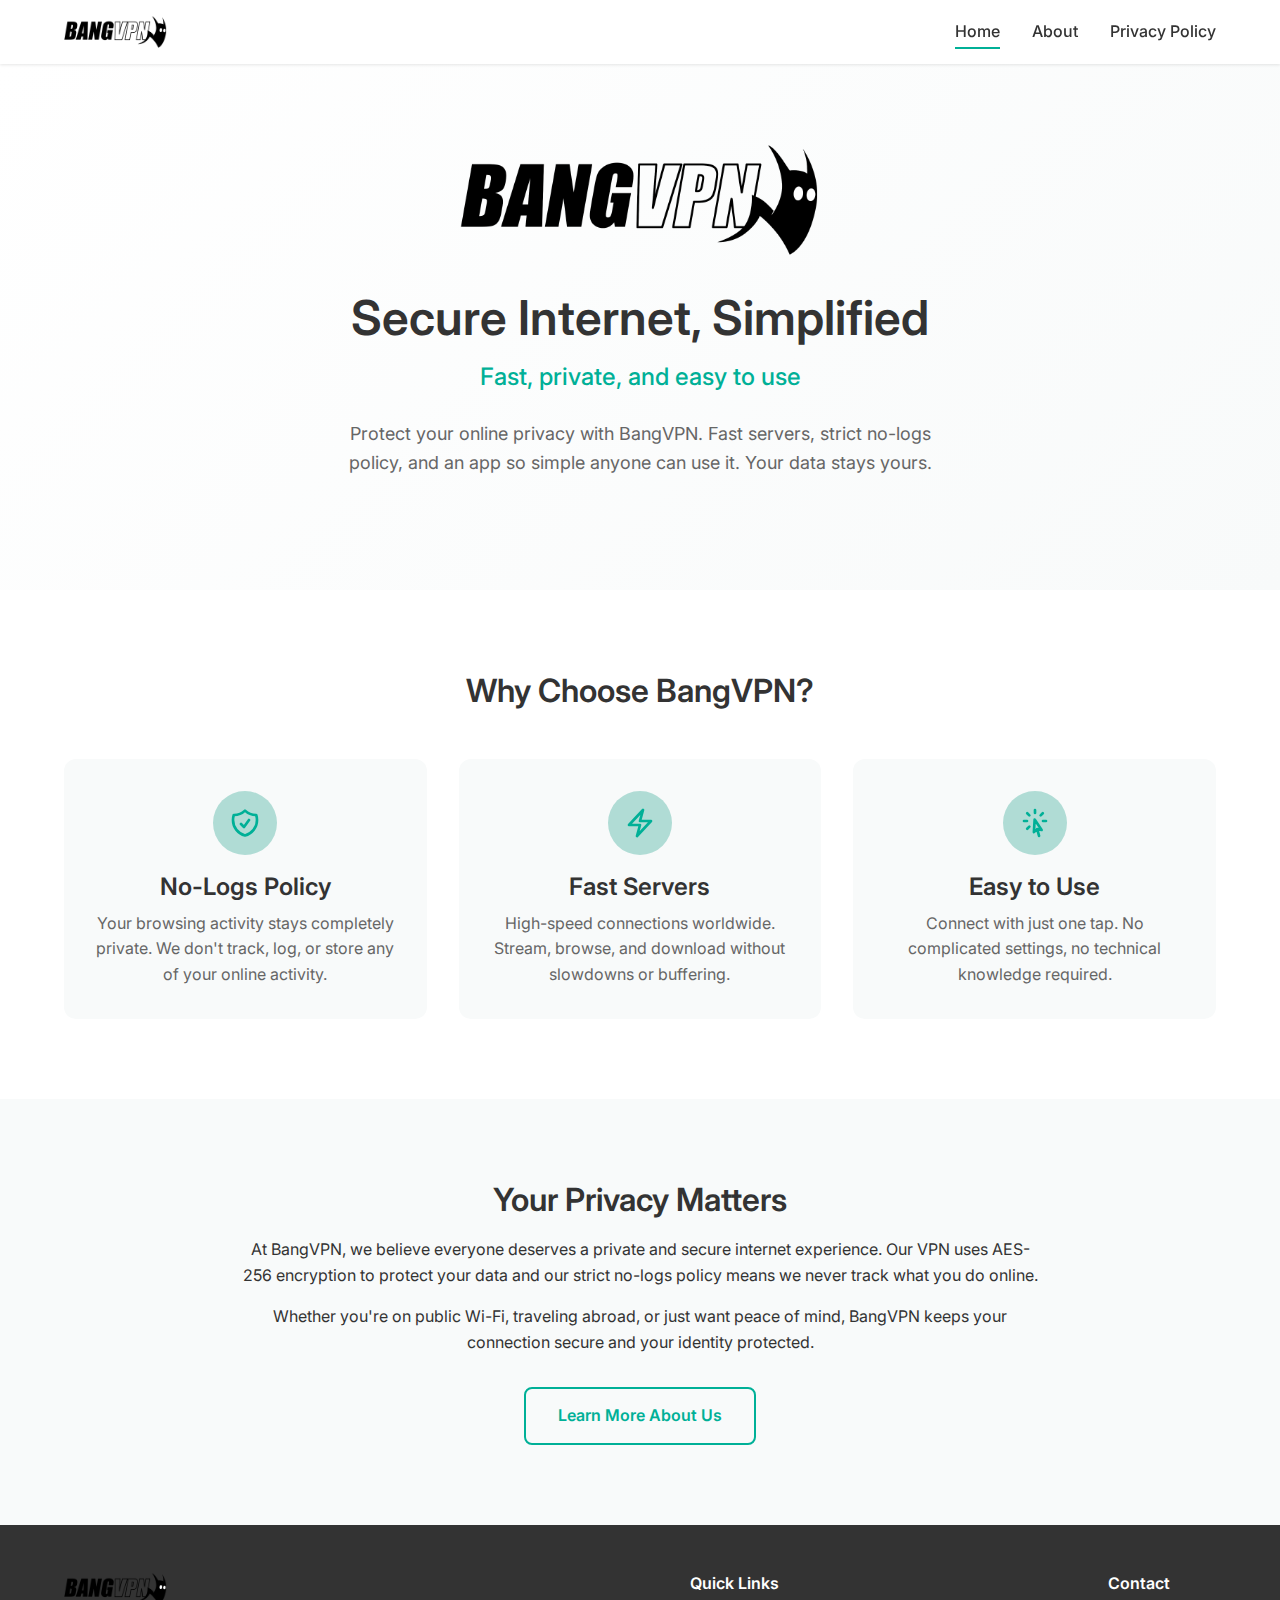
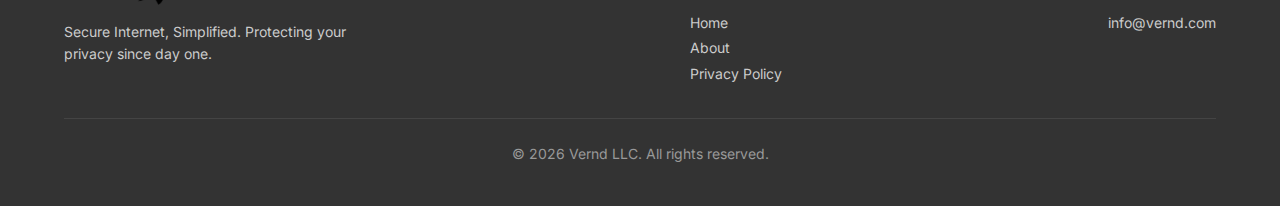
<file: index.html>
<!DOCTYPE html>
<html lang="en">
<head>
    <meta charset="UTF-8">
    <meta name="viewport" content="width=device-width, initial-scale=1.0">
    <meta name="description" content="BangVPN - Secure Internet, Simplified. Fast, private, and easy-to-use VPN with a strict no-logs policy.">
    <title>BangVPN - Secure Internet, Simplified</title>
    <link rel="preconnect" href="https://fonts.googleapis.com">
    <link rel="preconnect" href="https://fonts.gstatic.com" crossorigin>
    <link href="https://fonts.googleapis.com/css2?family=Inter:wght@400;500;600;700&display=swap" rel="stylesheet">
    <link rel="stylesheet" href="css/styles.css">
    <link rel="apple-touch-icon" sizes="180x180" href="/apple-touch-icon.png">
    <link rel="icon" type="image/png" sizes="32x32" href="/favicon-32x32.png">
    <link rel="icon" type="image/png" sizes="16x16" href="/favicon-16x16.png">
    <link rel="manifest" href="/site.webmanifest">
</head>
<body>
    <header>
        <div class="container">
            <nav>
                <a href="index.html" class="logo">
                    <img src="images/logo.png" alt="BangVPN Logo">
                </a>
                <button class="nav-toggle" aria-label="Toggle navigation">
                    <span></span>
                    <span></span>
                    <span></span>
                </button>
                <ul class="nav-links">
                    <li><a href="index.html" class="active">Home</a></li>
                    <li><a href="about.html">About</a></li>
                    <li><a href="privacy.html">Privacy Policy</a></li>
                </ul>
            </nav>
        </div>
    </header>

    <main>
        <section class="hero">
            <div class="container">
                <img src="images/logo.png" alt="BangVPN" class="hero-logo">
                <h1>Secure Internet, Simplified</h1>
                <p class="tagline">Fast, private, and easy to use</p>
                <p class="description">
                    Protect your online privacy with BangVPN. Fast servers, strict no-logs policy,
                    and an app so simple anyone can use it. Your data stays yours.
                </p>
            </div>
        </section>

        <section class="features">
            <div class="container">
                <h2>Why Choose BangVPN?</h2>
                <div class="features-grid">
                    <div class="feature-card">
                        <div class="feature-icon">
                            <svg xmlns="http://www.w3.org/2000/svg" fill="none" viewBox="0 0 24 24" stroke-width="2" stroke="currentColor">
                                <path stroke-linecap="round" stroke-linejoin="round" d="M9 12.75L11.25 15 15 9.75m-3-7.036A11.959 11.959 0 013.598 6 11.99 11.99 0 003 9.749c0 5.592 3.824 10.29 9 11.623 5.176-1.332 9-6.03 9-11.622 0-1.31-.21-2.571-.598-3.751h-.152c-3.196 0-6.1-1.248-8.25-3.285z" />
                            </svg>
                        </div>
                        <h3>No-Logs Policy</h3>
                        <p>Your browsing activity stays completely private. We don't track, log, or store any of your online activity.</p>
                    </div>
                    <div class="feature-card">
                        <div class="feature-icon">
                            <svg xmlns="http://www.w3.org/2000/svg" fill="none" viewBox="0 0 24 24" stroke-width="2" stroke="currentColor">
                                <path stroke-linecap="round" stroke-linejoin="round" d="M3.75 13.5l10.5-11.25L12 10.5h8.25L9.75 21.75 12 13.5H3.75z" />
                            </svg>
                        </div>
                        <h3>Fast Servers</h3>
                        <p>High-speed connections worldwide. Stream, browse, and download without slowdowns or buffering.</p>
                    </div>
                    <div class="feature-card">
                        <div class="feature-icon">
                            <svg xmlns="http://www.w3.org/2000/svg" fill="none" viewBox="0 0 24 24" stroke-width="2" stroke="currentColor">
                                <path stroke-linecap="round" stroke-linejoin="round" d="M15.042 21.672L13.684 16.6m0 0l-2.51 2.225.569-9.47 5.227 7.917-3.286-.672zM12 2.25V4.5m5.834.166l-1.591 1.591M20.25 10.5H18M7.757 14.743l-1.59 1.59M6 10.5H3.75m4.007-4.243l-1.59-1.59" />
                            </svg>
                        </div>
                        <h3>Easy to Use</h3>
                        <p>Connect with just one tap. No complicated settings, no technical knowledge required.</p>
                    </div>
                </div>
            </div>
        </section>

        <section class="about-section">
            <div class="container">
                <div class="about-content" style="text-align: center;">
                    <h2>Your Privacy Matters</h2>
                    <p>
                        At BangVPN, we believe everyone deserves a private and secure internet experience.
                        Our VPN uses AES-256 encryption to protect your data and our strict no-logs policy
                        means we never track what you do online.
                    </p>
                    <p>
                        Whether you're on public Wi-Fi, traveling abroad, or just want peace of mind,
                        BangVPN keeps your connection secure and your identity protected.
                    </p>
                    <a href="about.html" class="btn btn-outline" style="margin-top: 1rem;">Learn More About Us</a>
                </div>
            </div>
        </section>
    </main>

    <footer>
        <div class="container">
            <div class="footer-content">
                <div class="footer-brand">
                    <div class="logo">
                        <img src="images/logo.png" alt="BangVPN Logo">
                    </div>
                    <p>Secure Internet, Simplified. Protecting your privacy since day one.</p>
                </div>
                <div class="footer-links">
                    <h4>Quick Links</h4>
                    <ul>
                        <li><a href="index.html">Home</a></li>
                        <li><a href="about.html">About</a></li>
                        <li><a href="privacy.html">Privacy Policy</a></li>
                    </ul>
                </div>
                <div class="footer-links">
                    <h4>Contact</h4>
                    <ul>
                        <li><a href="mailto:info@vernd.com">info@vernd.com</a></li>
                    </ul>
                </div>
            </div>
            <div class="footer-bottom">
                <p>&copy; 2026 Vernd LLC. All rights reserved.</p>
            </div>
        </div>
    </footer>

    <script>
        // Mobile navigation toggle
        document.querySelector('.nav-toggle').addEventListener('click', function() {
            document.querySelector('.nav-links').classList.toggle('active');
        });
    </script>
</body>
</html>
</file>
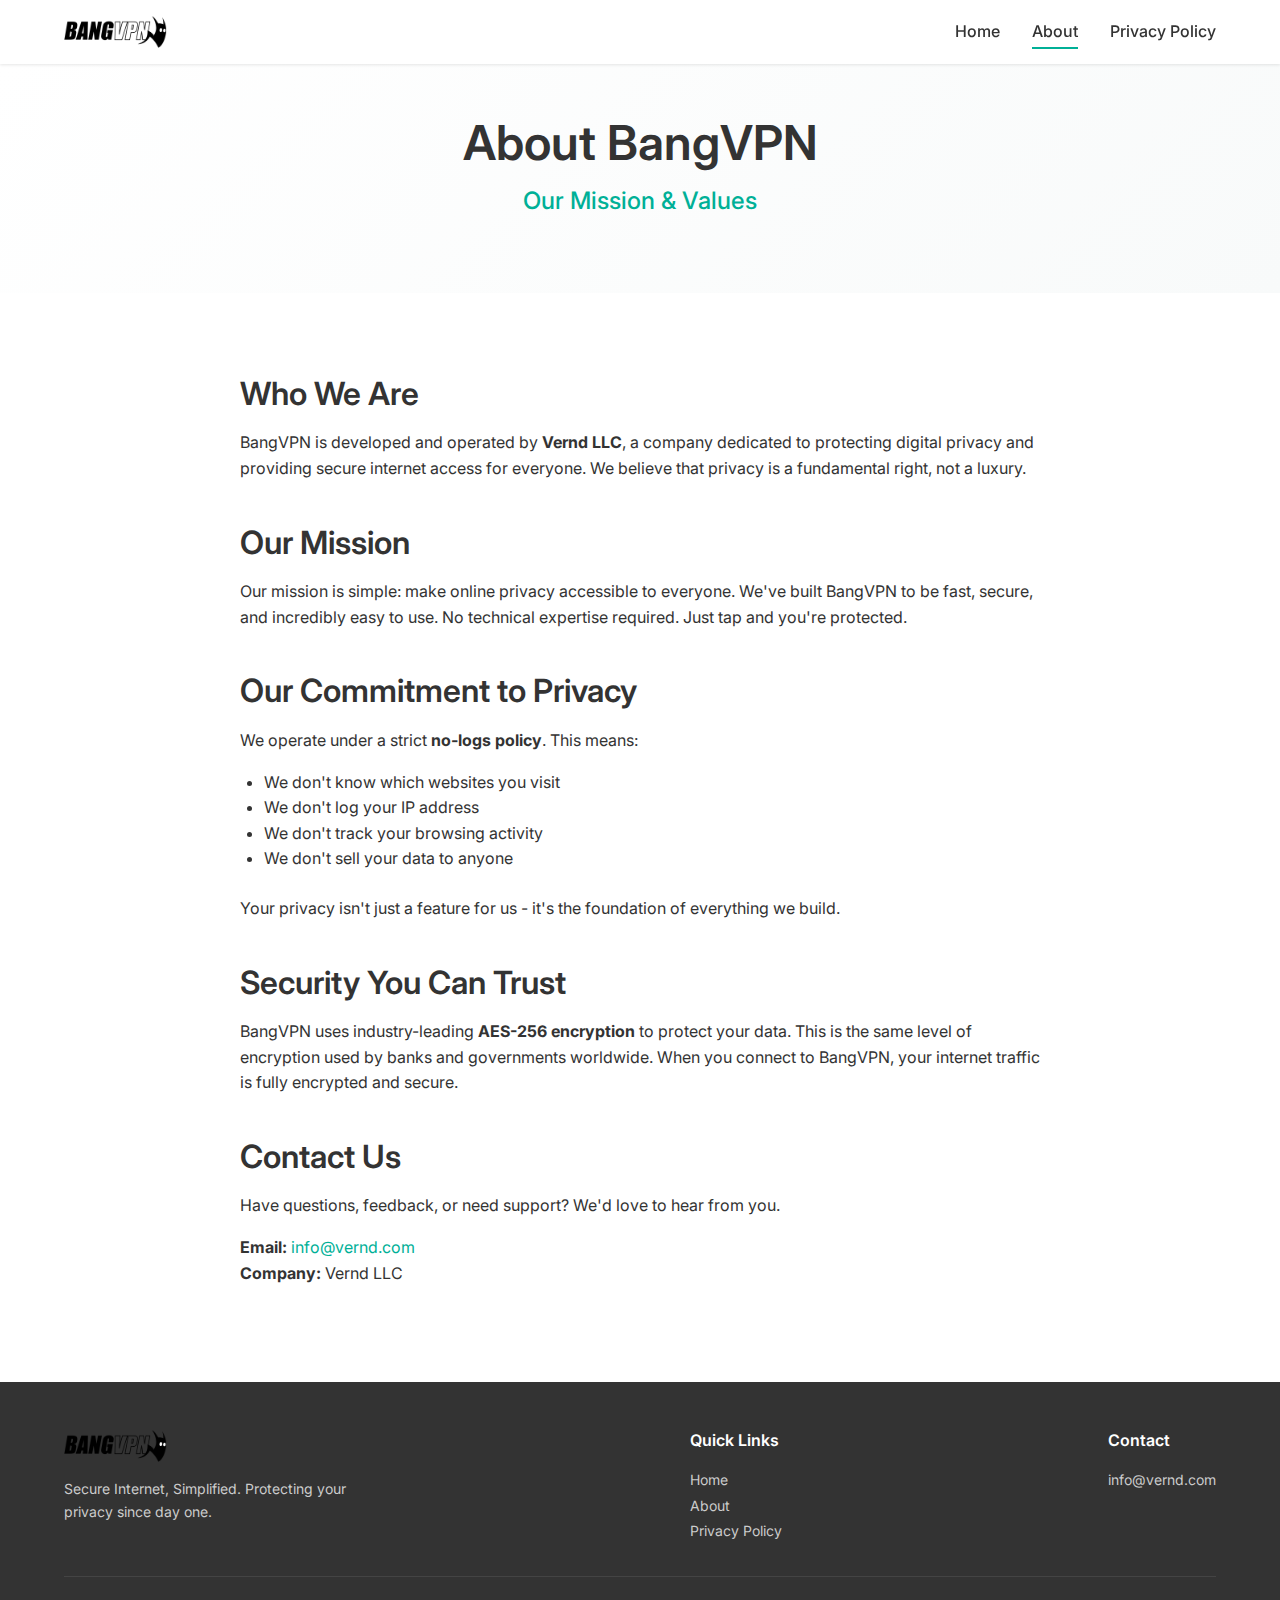
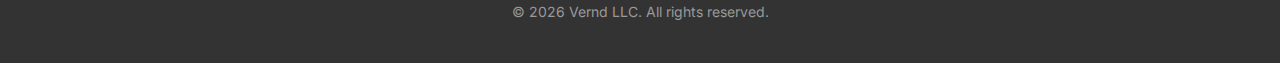
<file: about.html>
<!DOCTYPE html>
<html lang="en">
<head>
    <meta charset="UTF-8">
    <meta name="viewport" content="width=device-width, initial-scale=1.0">
    <meta name="description" content="Learn about BangVPN and Vernd LLC. Our mission is to provide secure, private, and easy-to-use VPN services.">
    <title>About - BangVPN</title>
    <link rel="preconnect" href="https://fonts.googleapis.com">
    <link rel="preconnect" href="https://fonts.gstatic.com" crossorigin>
    <link href="https://fonts.googleapis.com/css2?family=Inter:wght@400;500;600;700&display=swap" rel="stylesheet">
    <link rel="stylesheet" href="css/styles.css">
    <link rel="apple-touch-icon" sizes="180x180" href="/apple-touch-icon.png">
    <link rel="icon" type="image/png" sizes="32x32" href="/favicon-32x32.png">
    <link rel="icon" type="image/png" sizes="16x16" href="/favicon-16x16.png">
    <link rel="manifest" href="/site.webmanifest">
</head>
<body>
    <header>
        <div class="container">
            <nav>
                <a href="index.html" class="logo">
                    <img src="images/logo.png" alt="BangVPN Logo">
                </a>
                <button class="nav-toggle" aria-label="Toggle navigation">
                    <span></span>
                    <span></span>
                    <span></span>
                </button>
                <ul class="nav-links">
                    <li><a href="index.html">Home</a></li>
                    <li><a href="about.html" class="active">About</a></li>
                    <li><a href="privacy.html">Privacy Policy</a></li>
                </ul>
            </nav>
        </div>
    </header>

    <main>
        <section class="hero" style="padding: 3rem 0;">
            <div class="container">
                <h1>About BangVPN</h1>
                <p class="tagline">Our Mission & Values</p>
            </div>
        </section>

        <section class="about-section" style="background: #fff;">
            <div class="container">
                <div class="about-content">
                    <h2>Who We Are</h2>
                    <p>
                        BangVPN is developed and operated by <strong>Vernd LLC</strong>, a company dedicated to
                        protecting digital privacy and providing secure internet access for everyone. We believe
                        that privacy is a fundamental right, not a luxury.
                    </p>

                    <h2 style="margin-top: 2.5rem;">Our Mission</h2>
                    <p>
                        Our mission is simple: make online privacy accessible to everyone. We've built BangVPN
                        to be fast, secure, and incredibly easy to use. No technical expertise required.
                        Just tap and you're protected.
                    </p>

                    <h2 style="margin-top: 2.5rem;">Our Commitment to Privacy</h2>
                    <p>
                        We operate under a strict <strong>no-logs policy</strong>. This means:
                    </p>
                    <ul style="margin-left: 1.5rem; margin-bottom: 1.5rem;">
                        <li>We don't know which websites you visit</li>
                        <li>We don't log your IP address</li>
                        <li>We don't track your browsing activity</li>
                        <li>We don't sell your data to anyone</li>
                    </ul>
                    <p>
                        Your privacy isn't just a feature for us - it's the foundation of everything we build.
                    </p>

                    <h2 style="margin-top: 2.5rem;">Security You Can Trust</h2>
                    <p>
                        BangVPN uses industry-leading <strong>AES-256 encryption</strong> to protect your data.
                        This is the same level of encryption used by banks and governments worldwide.
                        When you connect to BangVPN, your internet traffic is fully encrypted and secure.
                    </p>

                    <h2 style="margin-top: 2.5rem;">Contact Us</h2>
                    <p>
                        Have questions, feedback, or need support? We'd love to hear from you.
                    </p>
                    <p>
                        <strong>Email:</strong> <a href="mailto:info@vernd.com">info@vernd.com</a><br>
                        <strong>Company:</strong> Vernd LLC
                    </p>
                </div>
            </div>
        </section>
    </main>

    <footer>
        <div class="container">
            <div class="footer-content">
                <div class="footer-brand">
                    <div class="logo">
                        <img src="images/logo.png" alt="BangVPN Logo">
                    </div>
                    <p>Secure Internet, Simplified. Protecting your privacy since day one.</p>
                </div>
                <div class="footer-links">
                    <h4>Quick Links</h4>
                    <ul>
                        <li><a href="index.html">Home</a></li>
                        <li><a href="about.html">About</a></li>
                        <li><a href="privacy.html">Privacy Policy</a></li>
                    </ul>
                </div>
                <div class="footer-links">
                    <h4>Contact</h4>
                    <ul>
                        <li><a href="mailto:info@vernd.com">info@vernd.com</a></li>
                    </ul>
                </div>
            </div>
            <div class="footer-bottom">
                <p>&copy; 2026 Vernd LLC. All rights reserved.</p>
            </div>
        </div>
    </footer>

    <script>
        // Mobile navigation toggle
        document.querySelector('.nav-toggle').addEventListener('click', function() {
            document.querySelector('.nav-links').classList.toggle('active');
        });
    </script>
</body>
</html>
</file>
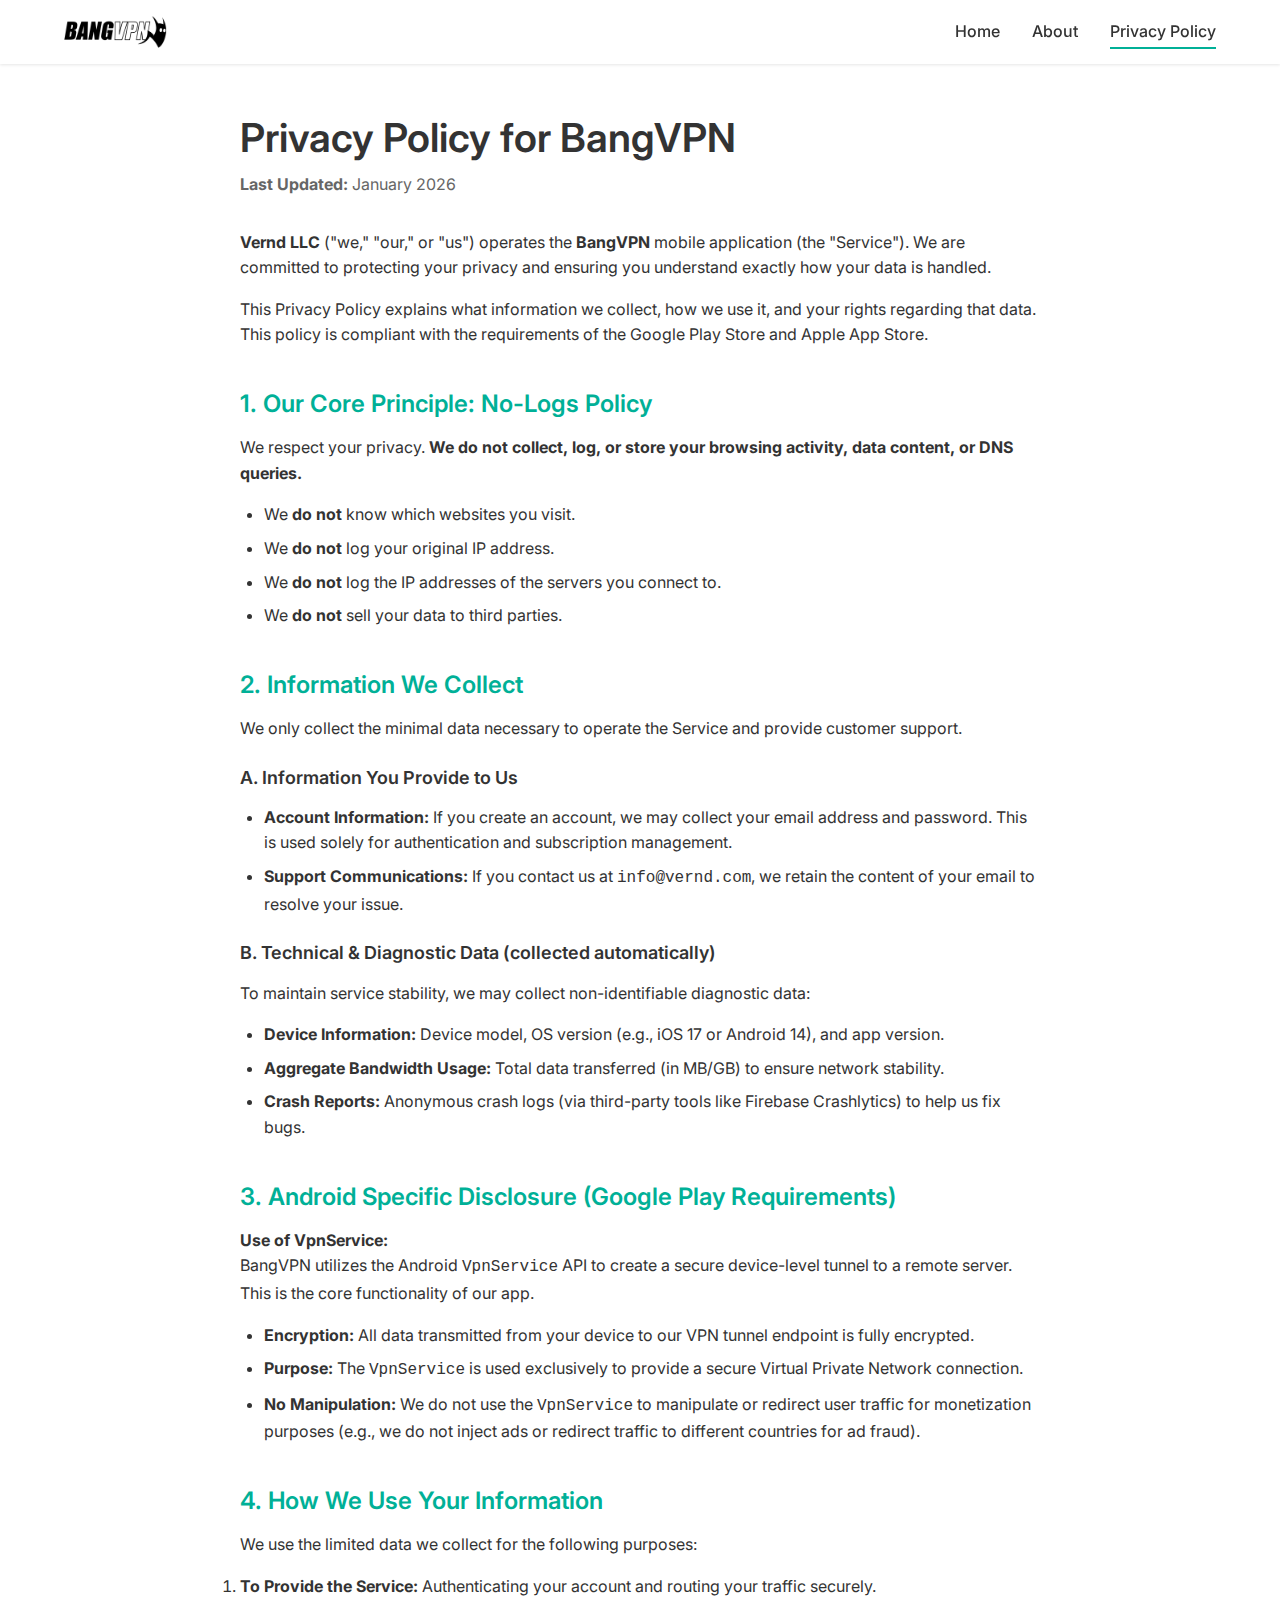
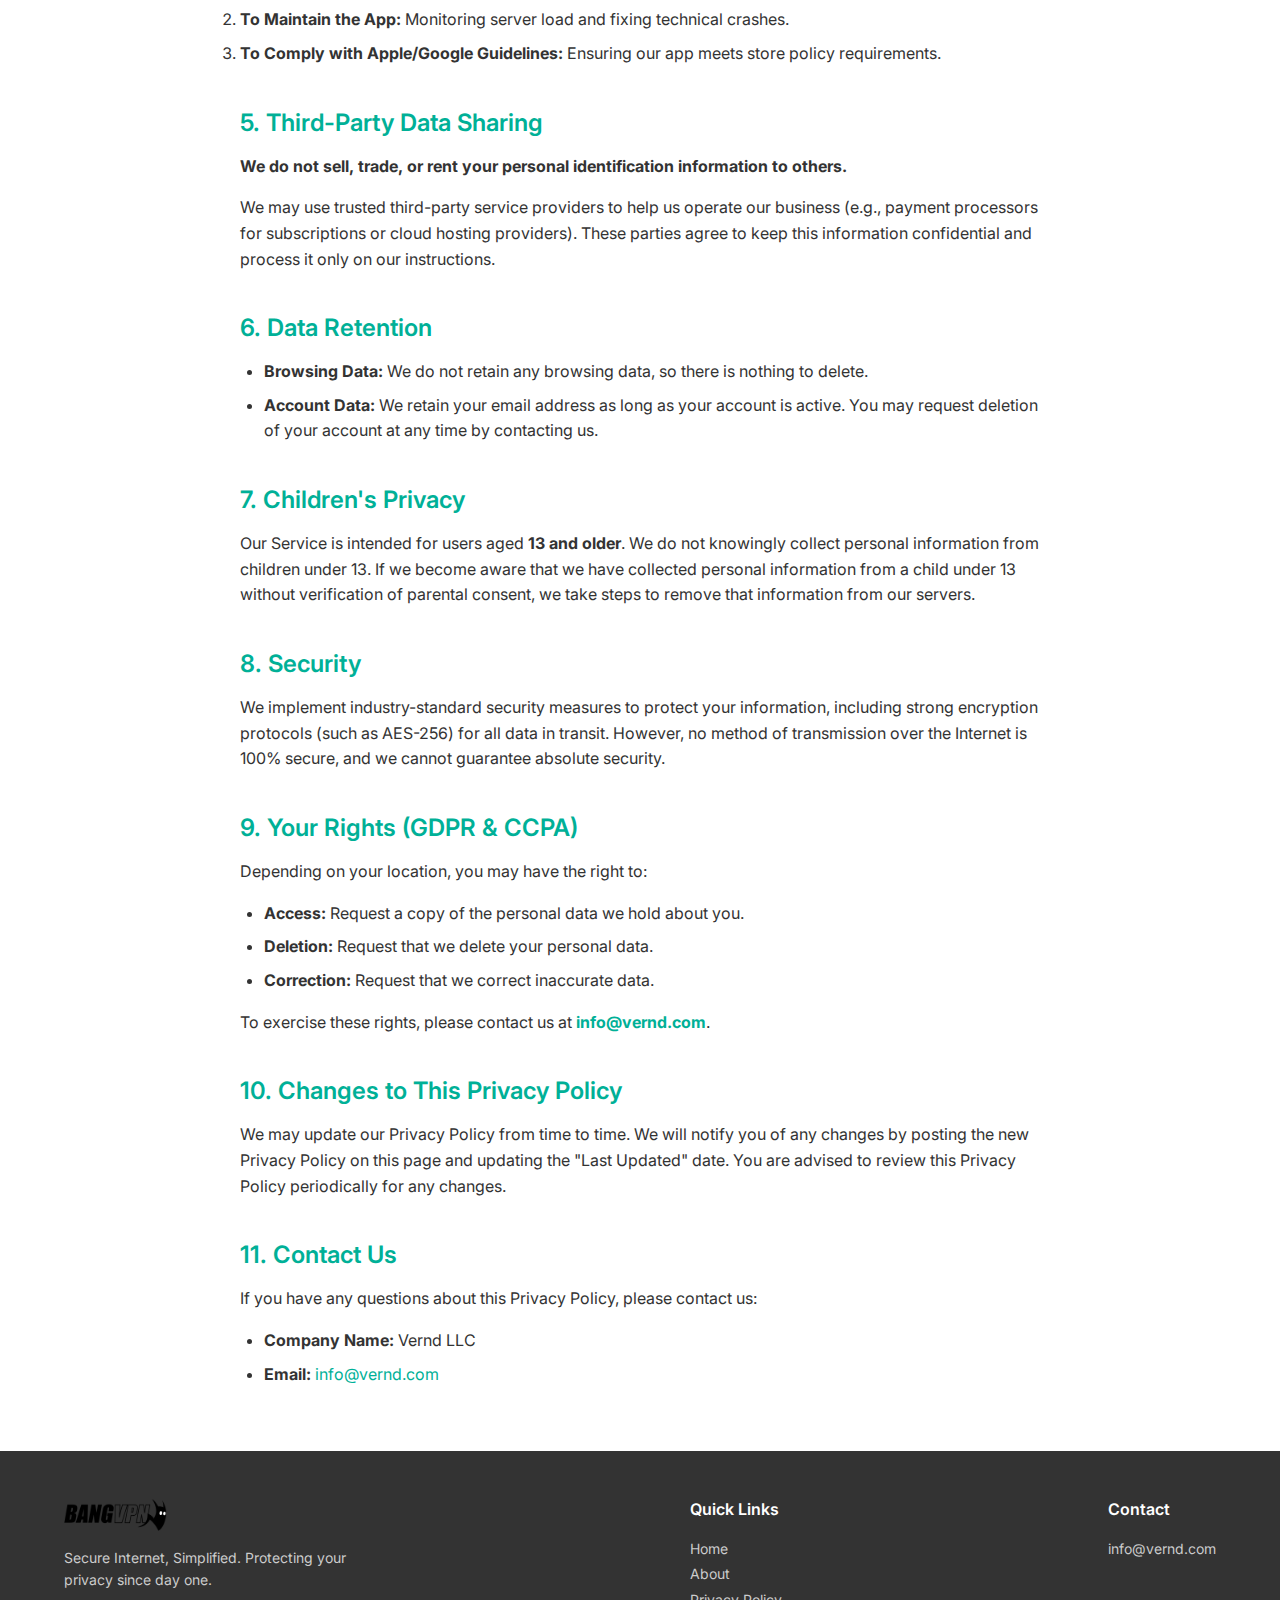
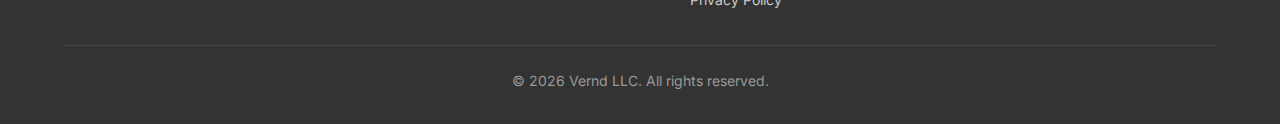
<file: privacy.html>
<!DOCTYPE html>
<html lang="en">
<head>
    <meta charset="UTF-8">
    <meta name="viewport" content="width=device-width, initial-scale=1.0">
    <meta name="description" content="BangVPN Privacy Policy - Learn how we protect your data and maintain your privacy.">
    <title>Privacy Policy - BangVPN</title>
    <link rel="preconnect" href="https://fonts.googleapis.com">
    <link rel="preconnect" href="https://fonts.gstatic.com" crossorigin>
    <link href="https://fonts.googleapis.com/css2?family=Inter:wght@400;500;600;700&display=swap" rel="stylesheet">
    <link rel="stylesheet" href="css/styles.css">
    <link rel="apple-touch-icon" sizes="180x180" href="/apple-touch-icon.png">
    <link rel="icon" type="image/png" sizes="32x32" href="/favicon-32x32.png">
    <link rel="icon" type="image/png" sizes="16x16" href="/favicon-16x16.png">
    <link rel="manifest" href="/site.webmanifest">
</head>
<body>
    <header>
        <div class="container">
            <nav>
                <a href="index.html" class="logo">
                    <img src="images/logo.png" alt="BangVPN Logo">
                </a>
                <button class="nav-toggle" aria-label="Toggle navigation">
                    <span></span>
                    <span></span>
                    <span></span>
                </button>
                <ul class="nav-links">
                    <li><a href="index.html">Home</a></li>
                    <li><a href="about.html">About</a></li>
                    <li><a href="privacy.html" class="active">Privacy Policy</a></li>
                </ul>
            </nav>
        </div>
    </header>

    <main>
        <div class="container">
            <div class="policy-content">
                <h1>Privacy Policy for BangVPN</h1>
                <p class="last-updated"><strong>Last Updated:</strong> January 2026</p>

                <p><strong>Vernd LLC</strong> ("we," "our," or "us") operates the <strong>BangVPN</strong> mobile application (the "Service"). We are committed to protecting your privacy and ensuring you understand exactly how your data is handled.</p>

                <p>This Privacy Policy explains what information we collect, how we use it, and your rights regarding that data. This policy is compliant with the requirements of the Google Play Store and Apple App Store.</p>

                <h2>1. Our Core Principle: No-Logs Policy</h2>
                <p>We respect your privacy. <strong>We do not collect, log, or store your browsing activity, data content, or DNS queries.</strong></p>
                <ul>
                    <li>We <strong>do not</strong> know which websites you visit.</li>
                    <li>We <strong>do not</strong> log your original IP address.</li>
                    <li>We <strong>do not</strong> log the IP addresses of the servers you connect to.</li>
                    <li>We <strong>do not</strong> sell your data to third parties.</li>
                </ul>

                <h2>2. Information We Collect</h2>
                <p>We only collect the minimal data necessary to operate the Service and provide customer support.</p>

                <h3>A. Information You Provide to Us</h3>
                <ul>
                    <li><strong>Account Information:</strong> If you create an account, we may collect your email address and password. This is used solely for authentication and subscription management.</li>
                    <li><strong>Support Communications:</strong> If you contact us at <code>info@vernd.com</code>, we retain the content of your email to resolve your issue.</li>
                </ul>

                <h3>B. Technical & Diagnostic Data (collected automatically)</h3>
                <p>To maintain service stability, we may collect non-identifiable diagnostic data:</p>
                <ul>
                    <li><strong>Device Information:</strong> Device model, OS version (e.g., iOS 17 or Android 14), and app version.</li>
                    <li><strong>Aggregate Bandwidth Usage:</strong> Total data transferred (in MB/GB) to ensure network stability.</li>
                    <li><strong>Crash Reports:</strong> Anonymous crash logs (via third-party tools like Firebase Crashlytics) to help us fix bugs.</li>
                </ul>

                <h2>3. Android Specific Disclosure (Google Play Requirements)</h2>
                <p><strong>Use of VpnService:</strong><br>
                BangVPN utilizes the Android <code>VpnService</code> API to create a secure device-level tunnel to a remote server. This is the core functionality of our app.</p>
                <ul>
                    <li><strong>Encryption:</strong> All data transmitted from your device to our VPN tunnel endpoint is fully encrypted.</li>
                    <li><strong>Purpose:</strong> The <code>VpnService</code> is used exclusively to provide a secure Virtual Private Network connection.</li>
                    <li><strong>No Manipulation:</strong> We do not use the <code>VpnService</code> to manipulate or redirect user traffic for monetization purposes (e.g., we do not inject ads or redirect traffic to different countries for ad fraud).</li>
                </ul>

                <h2>4. How We Use Your Information</h2>
                <p>We use the limited data we collect for the following purposes:</p>
                <ol>
                    <li><strong>To Provide the Service:</strong> Authenticating your account and routing your traffic securely.</li>
                    <li><strong>To Maintain the App:</strong> Monitoring server load and fixing technical crashes.</li>
                    <li><strong>To Comply with Apple/Google Guidelines:</strong> Ensuring our app meets store policy requirements.</li>
                </ol>

                <h2>5. Third-Party Data Sharing</h2>
                <p><strong>We do not sell, trade, or rent your personal identification information to others.</strong></p>
                <p>We may use trusted third-party service providers to help us operate our business (e.g., payment processors for subscriptions or cloud hosting providers). These parties agree to keep this information confidential and process it only on our instructions.</p>

                <h2>6. Data Retention</h2>
                <ul>
                    <li><strong>Browsing Data:</strong> We do not retain any browsing data, so there is nothing to delete.</li>
                    <li><strong>Account Data:</strong> We retain your email address as long as your account is active. You may request deletion of your account at any time by contacting us.</li>
                </ul>

                <h2>7. Children's Privacy</h2>
                <p>Our Service is intended for users aged <strong>13 and older</strong>. We do not knowingly collect personal information from children under 13. If we become aware that we have collected personal information from a child under 13 without verification of parental consent, we take steps to remove that information from our servers.</p>

                <h2>8. Security</h2>
                <p>We implement industry-standard security measures to protect your information, including strong encryption protocols (such as AES-256) for all data in transit. However, no method of transmission over the Internet is 100% secure, and we cannot guarantee absolute security.</p>

                <h2>9. Your Rights (GDPR & CCPA)</h2>
                <p>Depending on your location, you may have the right to:</p>
                <ul>
                    <li><strong>Access:</strong> Request a copy of the personal data we hold about you.</li>
                    <li><strong>Deletion:</strong> Request that we delete your personal data.</li>
                    <li><strong>Correction:</strong> Request that we correct inaccurate data.</li>
                </ul>
                <p>To exercise these rights, please contact us at <strong><a href="mailto:info@vernd.com">info@vernd.com</a></strong>.</p>

                <h2>10. Changes to This Privacy Policy</h2>
                <p>We may update our Privacy Policy from time to time. We will notify you of any changes by posting the new Privacy Policy on this page and updating the "Last Updated" date. You are advised to review this Privacy Policy periodically for any changes.</p>

                <h2>11. Contact Us</h2>
                <p>If you have any questions about this Privacy Policy, please contact us:</p>
                <ul>
                    <li><strong>Company Name:</strong> Vernd LLC</li>
                    <li><strong>Email:</strong> <a href="mailto:info@vernd.com">info@vernd.com</a></li>
                </ul>
            </div>
        </div>
    </main>

    <footer>
        <div class="container">
            <div class="footer-content">
                <div class="footer-brand">
                    <div class="logo">
                        <img src="images/logo.png" alt="BangVPN Logo">
                    </div>
                    <p>Secure Internet, Simplified. Protecting your privacy since day one.</p>
                </div>
                <div class="footer-links">
                    <h4>Quick Links</h4>
                    <ul>
                        <li><a href="index.html">Home</a></li>
                        <li><a href="about.html">About</a></li>
                        <li><a href="privacy.html">Privacy Policy</a></li>
                    </ul>
                </div>
                <div class="footer-links">
                    <h4>Contact</h4>
                    <ul>
                        <li><a href="mailto:info@vernd.com">info@vernd.com</a></li>
                    </ul>
                </div>
            </div>
            <div class="footer-bottom">
                <p>&copy; 2026 Vernd LLC. All rights reserved.</p>
            </div>
        </div>
    </footer>

    <script>
        // Mobile navigation toggle
        document.querySelector('.nav-toggle').addEventListener('click', function() {
            document.querySelector('.nav-links').classList.toggle('active');
        });
    </script>
</body>
</html>
</file>
<file: css/styles.css>
/* BangVPN Website Styles */

/* CSS Variables */
:root {
    --primary-color: #00B097;
    --secondary-color: #B0DCD5;
    --text-color: #333333;
    --text-light: #666666;
    --background: #ffffff;
    --background-alt: #f8fafa;
    --font-family: 'Inter', -apple-system, BlinkMacSystemFont, 'Segoe UI', Roboto, sans-serif;
}

/* Reset & Base */
*, *::before, *::after {
    box-sizing: border-box;
    margin: 0;
    padding: 0;
}

html {
    scroll-behavior: smooth;
}

body {
    font-family: var(--font-family);
    font-size: 16px;
    line-height: 1.6;
    color: var(--text-color);
    background-color: var(--background);
}

a {
    color: var(--primary-color);
    text-decoration: none;
    transition: color 0.2s ease;
}

a:hover {
    color: #009580;
}

img {
    max-width: 100%;
    height: auto;
}

/* Typography */
h1, h2, h3, h4, h5, h6 {
    font-weight: 600;
    line-height: 1.3;
    margin-bottom: 1rem;
}

h1 { font-size: 2.5rem; }
h2 { font-size: 2rem; }
h3 { font-size: 1.5rem; }
h4 { font-size: 1.25rem; }

p {
    margin-bottom: 1rem;
}

/* Layout */
.container {
    width: 100%;
    max-width: 1200px;
    margin: 0 auto;
    padding: 0 1.5rem;
}

/* Header & Navigation */
header {
    background: var(--background);
    box-shadow: 0 1px 3px rgba(0, 0, 0, 0.1);
    position: sticky;
    top: 0;
    z-index: 100;
}

nav {
    display: flex;
    justify-content: space-between;
    align-items: center;
    padding: 1rem 0;
}

.logo {
    display: flex;
    align-items: center;
    gap: 0.75rem;
    font-weight: 700;
    font-size: 1.25rem;
    color: var(--text-color);
}

.logo img {
    height: 32px;
    width: auto;
}

.nav-links {
    display: flex;
    list-style: none;
    gap: 2rem;
}

.nav-links a {
    color: var(--text-color);
    font-weight: 500;
    padding: 0.5rem 0;
    position: relative;
}

.nav-links a::after {
    content: '';
    position: absolute;
    bottom: 0;
    left: 0;
    width: 0;
    height: 2px;
    background: var(--primary-color);
    transition: width 0.2s ease;
}

.nav-links a:hover::after,
.nav-links a.active::after {
    width: 100%;
}

/* Mobile Navigation */
.nav-toggle {
    display: none;
    flex-direction: column;
    gap: 5px;
    background: none;
    border: none;
    cursor: pointer;
    padding: 0.5rem;
}

.nav-toggle span {
    display: block;
    width: 25px;
    height: 2px;
    background: var(--text-color);
    transition: transform 0.2s ease;
}

/* Hero Section */
.hero {
    padding: 5rem 0;
    text-align: center;
    background: linear-gradient(135deg, var(--background) 0%, var(--background-alt) 100%);
}

.hero-logo {
    width: min(360px, 80vw);
    height: auto;
    margin-bottom: 1.5rem;
}

.hero h1 {
    font-size: 3rem;
    margin-bottom: 0.5rem;
    color: var(--text-color);
}

.hero .tagline {
    font-size: 1.5rem;
    color: var(--primary-color);
    margin-bottom: 1.5rem;
    font-weight: 500;
}

.hero .description {
    font-size: 1.125rem;
    color: var(--text-light);
    max-width: 600px;
    margin: 0 auto 2rem;
}

.btn {
    display: inline-block;
    padding: 0.875rem 2rem;
    background: var(--primary-color);
    color: white;
    border-radius: 8px;
    font-weight: 600;
    transition: background 0.2s ease, transform 0.2s ease;
}

.btn:hover {
    background: #009580;
    color: white;
    transform: translateY(-2px);
}

.btn-outline {
    background: transparent;
    border: 2px solid var(--primary-color);
    color: var(--primary-color);
}

.btn-outline:hover {
    background: var(--primary-color);
    color: white;
}

/* Features Section */
.features {
    padding: 5rem 0;
    background: var(--background);
}

.features h2 {
    text-align: center;
    margin-bottom: 3rem;
}

.features-grid {
    display: grid;
    grid-template-columns: repeat(auto-fit, minmax(280px, 1fr));
    gap: 2rem;
}

.feature-card {
    padding: 2rem;
    background: var(--background-alt);
    border-radius: 12px;
    text-align: center;
    transition: transform 0.2s ease, box-shadow 0.2s ease;
}

.feature-card:hover {
    transform: translateY(-4px);
    box-shadow: 0 10px 30px rgba(0, 176, 151, 0.1);
}

.feature-icon {
    width: 64px;
    height: 64px;
    margin: 0 auto 1rem;
    background: var(--secondary-color);
    border-radius: 50%;
    display: flex;
    align-items: center;
    justify-content: center;
}

.feature-icon svg {
    width: 32px;
    height: 32px;
    stroke: var(--primary-color);
}

.feature-card h3 {
    margin-bottom: 0.5rem;
}

.feature-card p {
    color: var(--text-light);
    margin-bottom: 0;
}

/* About Section */
.about-section {
    padding: 5rem 0;
    background: var(--background-alt);
}

.about-content {
    max-width: 800px;
    margin: 0 auto;
}

/* Privacy Policy Styles */
.policy-content {
    padding: 3rem 0;
    max-width: 800px;
    margin: 0 auto;
}

.policy-content h1 {
    margin-bottom: 0.5rem;
}

.policy-content .last-updated {
    color: var(--text-light);
    margin-bottom: 2rem;
}

.policy-content h2 {
    font-size: 1.5rem;
    margin-top: 2.5rem;
    margin-bottom: 1rem;
    color: var(--primary-color);
}

.policy-content h3 {
    font-size: 1.125rem;
    margin-top: 1.5rem;
}

.policy-content ul {
    margin-left: 1.5rem;
    margin-bottom: 1rem;
}

.policy-content li {
    margin-bottom: 0.5rem;
}

/* Footer */
footer {
    background: var(--text-color);
    color: #ffffff;
    padding: 3rem 0 1.5rem;
}

.footer-content {
    display: flex;
    justify-content: space-between;
    align-items: flex-start;
    flex-wrap: wrap;
    gap: 2rem;
    margin-bottom: 2rem;
}

.footer-brand {
    max-width: 300px;
}

.footer-brand .logo {
    color: #ffffff;
    margin-bottom: 1rem;
}

.footer-brand p {
    color: #cccccc;
    font-size: 0.875rem;
}

.footer-links h4 {
    color: #ffffff;
    margin-bottom: 1rem;
    font-size: 1rem;
}

.footer-links ul {
    list-style: none;
}

.footer-links a {
    color: #cccccc;
    font-size: 0.875rem;
}

.footer-links a:hover {
    color: var(--secondary-color);
}

.footer-bottom {
    border-top: 1px solid #444;
    padding-top: 1.5rem;
    text-align: center;
    color: #999999;
    font-size: 0.875rem;
}

/* Responsive Design */
@media (max-width: 768px) {
    h1 { font-size: 2rem; }
    h2 { font-size: 1.5rem; }

    .hero h1 {
        font-size: 2.25rem;
    }

    .hero .tagline {
        font-size: 1.25rem;
    }

    .hero-logo {
        width: min(260px, 80vw);
        height: auto;
    }

    .nav-toggle {
        display: flex;
    }

    .nav-links {
        position: absolute;
        top: 100%;
        left: 0;
        right: 0;
        background: var(--background);
        flex-direction: column;
        padding: 1rem;
        gap: 0;
        box-shadow: 0 4px 6px rgba(0, 0, 0, 0.1);
        display: none;
    }

    .nav-links.active {
        display: flex;
    }

    .nav-links li {
        border-bottom: 1px solid #eee;
    }

    .nav-links a {
        display: block;
        padding: 1rem 0;
    }

    .footer-content {
        flex-direction: column;
        text-align: center;
    }

    .footer-brand {
        max-width: 100%;
    }
}

@media (max-width: 480px) {
    .container {
        padding: 0 1rem;
    }

    .hero {
        padding: 3rem 0;
    }

    .features {
        padding: 3rem 0;
    }

    .btn {
        width: 100%;
        text-align: center;
    }
}
</file>
